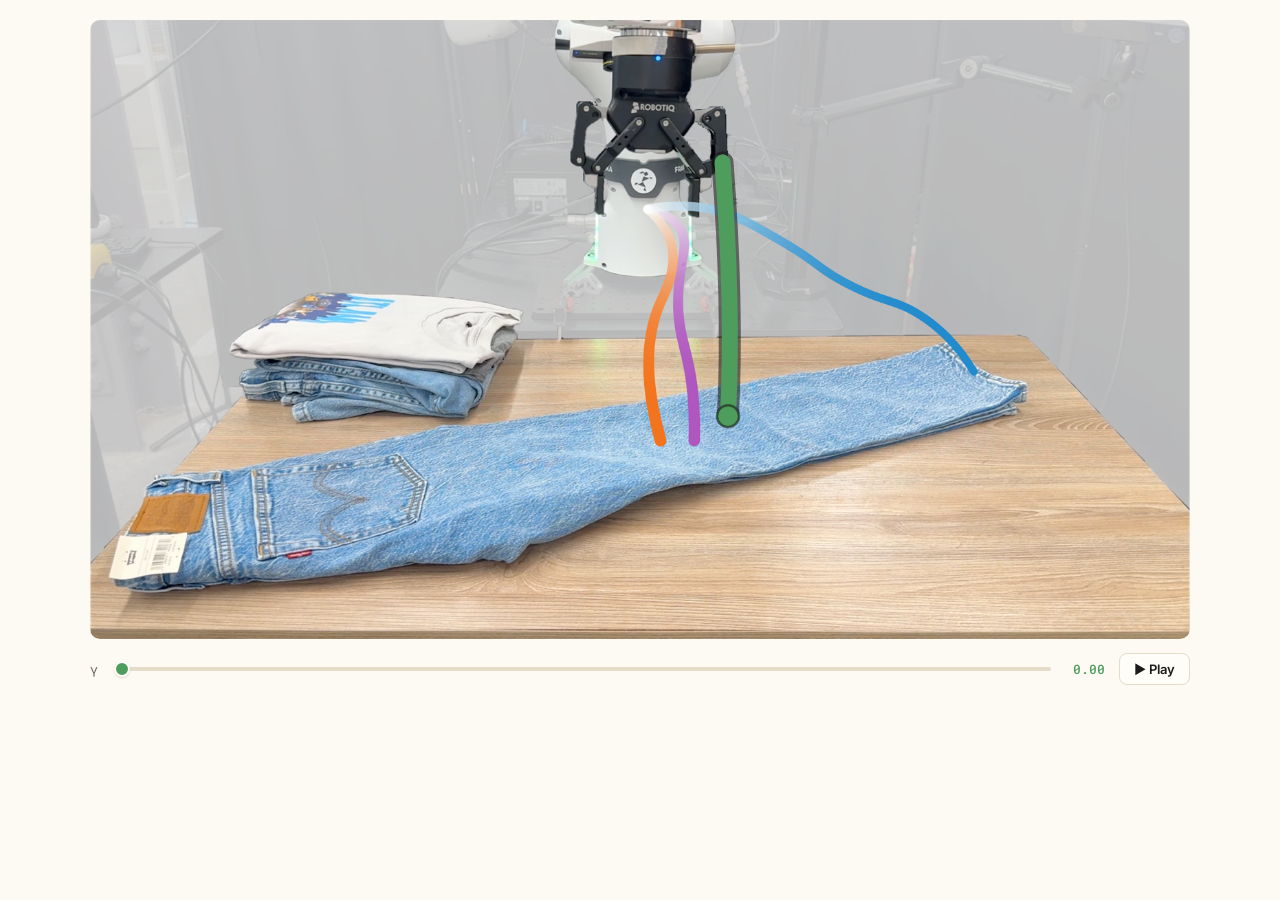
<file: static/modules/teaser_steering.html>
<!DOCTYPE html>
<html lang="en">
<head>
  <meta charset="UTF-8">
  <meta name="viewport" content="width=device-width, initial-scale=1.0">
  <title>Teaser steering overlay</title>
  <link rel="preconnect" href="https://fonts.googleapis.com">
  <link rel="preconnect" href="https://fonts.gstatic.com" crossorigin>
  <link href="https://fonts.googleapis.com/css2?family=Inter:wght@400;500;600;700&family=Roboto+Mono:wght@400;500&display=swap" rel="stylesheet">
  <style>
    body {
      margin: 0;
      background: #fdfaf4;
      font-family: 'Inter', 'Helvetica Neue', Arial, sans-serif;
      color: #1b1b1b;
    }
    .wrap {
      max-width: 1100px;
      margin: 0 auto;
      padding: 20px 16px 24px;
    }
    .frame {
      position: relative;
      width: 100%;
      max-width: 1100px;
      margin: 0 auto;
      line-height: 0;
    }
    .frame img {
      display: block;
      width: 100%;
      height: auto;
      border-radius: 10px;
    }
    .frame canvas.overlay {
      position: absolute;
      inset: 0;
      width: 100%;
      height: 100%;
      pointer-events: none;
      border-radius: 10px;
    }
    .controls {
      display: flex;
      align-items: center;
      gap: 14px;
      margin-top: 14px;
    }
    .controls .label {
      font-family: 'Roboto Mono', monospace;
      font-size: 13px;
      color: #6b6453;
    }
    .controls input[type=range] {
      flex: 1 1 auto;
      -webkit-appearance: none;
      appearance: none;
      height: 4px;
      background: #e4dcc8;
      border-radius: 99px;
      outline: none;
    }
    .controls input[type=range]::-webkit-slider-thumb {
      -webkit-appearance: none;
      appearance: none;
      width: 16px; height: 16px;
      border-radius: 50%;
      background: #4f9d5d;
      border: 2.5px solid #fffdf8;
      cursor: pointer;
      box-shadow: 0 1px 2px rgba(40,32,16,0.15);
    }
    .controls input[type=range]::-moz-range-thumb {
      width: 16px; height: 16px;
      border-radius: 50%;
      background: #4f9d5d;
      border: 2.5px solid #fffdf8;
      cursor: pointer;
    }
    .controls .val {
      font-family: 'Roboto Mono', monospace;
      font-size: 13px;
      color: #4f9d5d;
      font-weight: 500;
      min-width: 38px;
      text-align: right;
    }
    .controls button {
      font-family: 'Inter', sans-serif;
      font-size: 13px;
      font-weight: 600;
      color: #1b1b1b;
      background: #fffdf8;
      border: 1px solid #e4dcc8;
      border-radius: 8px;
      padding: 7px 14px;
      cursor: pointer;
    }
    .controls button:hover {
      background: #efece4;
    }

    html.pps-embedded, body.embed { background: transparent; }
    body.embed .wrap { padding: 0; max-width: none; }
  </style>
</head>
<body>
  <div class="wrap">
    <div class="frame">
      <img id="bg" src="../images/teaser_1_3.png" alt="Robot demonstrating jeans-folding with three rollouts">
      <canvas class="overlay" id="overlay"></canvas>
    </div>
    <div class="controls">
      <span class="label">γ</span>
      <input id="g" type="range" min="0" max="1" step="0.005" value="0">
      <span class="val" id="gv">0.00</span>
      <button id="play">▶ Play</button>
    </div>
  </div>

  <script>
    // Position controls in NORMALIZED image coordinates [0,1]. The image
    // gets responsively sized in CSS; the canvas matches via the same
    // normalised mapping so the trajectory tracks the image regardless of
    // display width. Edit any of these to retune.
    var START      = { x: 0.575, y: 0.230 };  // top of purple/blue start area
    var END_PURPLE = { x: 0.580, y: 0.640 };  // tip of purple trajectory
    var END_BLUE   = { x: 0.715, y: 0.510 };  // tip of blue trajectory
    var CP_PURPLE  = { x: 0.585, y: 0.460 };  // bezier control at γ=0 (matches purple)
    // CP at γ=1: positioned so the green path's tangent at END_BLUE makes
    // a 20° angle with the rightward direction (going up-and-to-the-right).
    // tangent direction = (cos(-20°), sin(-20°)) = (0.940, -0.342) in canvas
    // coords (y down). CP = END - r·tangent, r picked for a graceful arc.
    var R20 = 0.18;  // bow magnitude at γ=1
    var CP_BLUE = {
      x: END_BLUE.x - R20 *  0.9397,
      y: END_BLUE.y - R20 * -0.3420
    };

    var canvas = document.getElementById('overlay');
    var ctx    = canvas.getContext('2d');
    var img    = document.getElementById('bg');
    var slider = document.getElementById('g');
    var gv     = document.getElementById('gv');
    var playBtn = document.getElementById('play');

    function lerp(a, b, t) { return a + (b - a) * t; }
    function ease(t) { return t * t * (3 - 2 * t); } // smoothstep

    // Match canvas backing size to its rendered CSS size at devicePixelRatio.
    function sizeCanvas() {
      var dpr = window.devicePixelRatio || 1;
      var r = canvas.getBoundingClientRect();
      canvas.width  = Math.max(1, Math.round(r.width  * dpr));
      canvas.height = Math.max(1, Math.round(r.height * dpr));
    }

    function draw(g) {
      var dpr = window.devicePixelRatio || 1;
      var w = canvas.width, h = canvas.height;
      ctx.setTransform(1, 0, 0, 1, 0, 0);
      ctx.clearRect(0, 0, w, h);

      // Compose bezier endpoints + control point in pixel space.
      var sx = START.x * w, sy = START.y * h;
      var ex = lerp(END_PURPLE.x, END_BLUE.x, g) * w;
      var ey = lerp(END_PURPLE.y, END_BLUE.y, g) * h;
      var cx = lerp(CP_PURPLE.x,  CP_BLUE.x,  g) * w;
      var cy = lerp(CP_PURPLE.y,  CP_BLUE.y,  g) * h;

      // Thin dark outline first, then the green stroke on top —
      // mimics the outlined look of the existing purple/blue/orange paths.
      ctx.lineCap = 'round';
      ctx.lineJoin = 'round';

      ctx.beginPath();
      ctx.moveTo(sx, sy);
      ctx.quadraticCurveTo(cx, cy, ex, ey);
      ctx.lineWidth = 22 * dpr;
      ctx.strokeStyle = 'rgba(20, 20, 20, 0.55)';
      ctx.stroke();

      ctx.beginPath();
      ctx.moveTo(sx, sy);
      ctx.quadraticCurveTo(cx, cy, ex, ey);
      ctx.lineWidth = 16 * dpr;
      ctx.strokeStyle = '#4f9d5d';
      ctx.stroke();

      // Small head dot at the end.
      ctx.beginPath();
      ctx.arc(ex, ey, 11 * dpr, 0, Math.PI * 2);
      ctx.fillStyle = '#4f9d5d';
      ctx.fill();
      ctx.lineWidth = 2.5 * dpr;
      ctx.strokeStyle = 'rgba(20, 20, 20, 0.55)';
      ctx.stroke();
    }

    function render(g) {
      gv.textContent = g.toFixed(2);
      draw(g);
    }

    // ---- Slider ----
    slider.addEventListener('input', function () {
      stopAuto();
      render(parseFloat(this.value));
    });

    // ---- Auto-play (ping-pong) ----
    var playing = false, rafId = null, last = null, phase = 0;
    function tick(ts) {
      if (last == null) last = ts;
      var dt = Math.min(0.05, (ts - last) / 1000);
      last = ts;
      // 4-second period (2s out, 2s back) — ping-pong via sin envelope.
      phase += dt * (Math.PI / 2.0);  // 4-second full cycle
      var g = ease((Math.sin(phase) + 1) / 2);
      slider.value = g;
      render(g);
      if (playing) rafId = requestAnimationFrame(tick);
    }
    function startAuto() {
      if (playing) return;
      playing = true;
      last = null;
      playBtn.textContent = '❚❚ Pause';
      rafId = requestAnimationFrame(tick);
    }
    function stopAuto() {
      if (!playing) return;
      playing = false;
      if (rafId) cancelAnimationFrame(rafId);
      rafId = null;
      playBtn.textContent = '▶ Play';
    }
    playBtn.addEventListener('click', function () {
      playing ? stopAuto() : startAuto();
    });

    // ---- Boot ----
    function boot() {
      sizeCanvas();
      render(parseFloat(slider.value));
    }
    if (img.complete) boot();
    else img.addEventListener('load', boot);
    window.addEventListener('resize', function () {
      sizeCanvas();
      render(parseFloat(slider.value));
    });
  </script>
</body>
</html>
</file>
